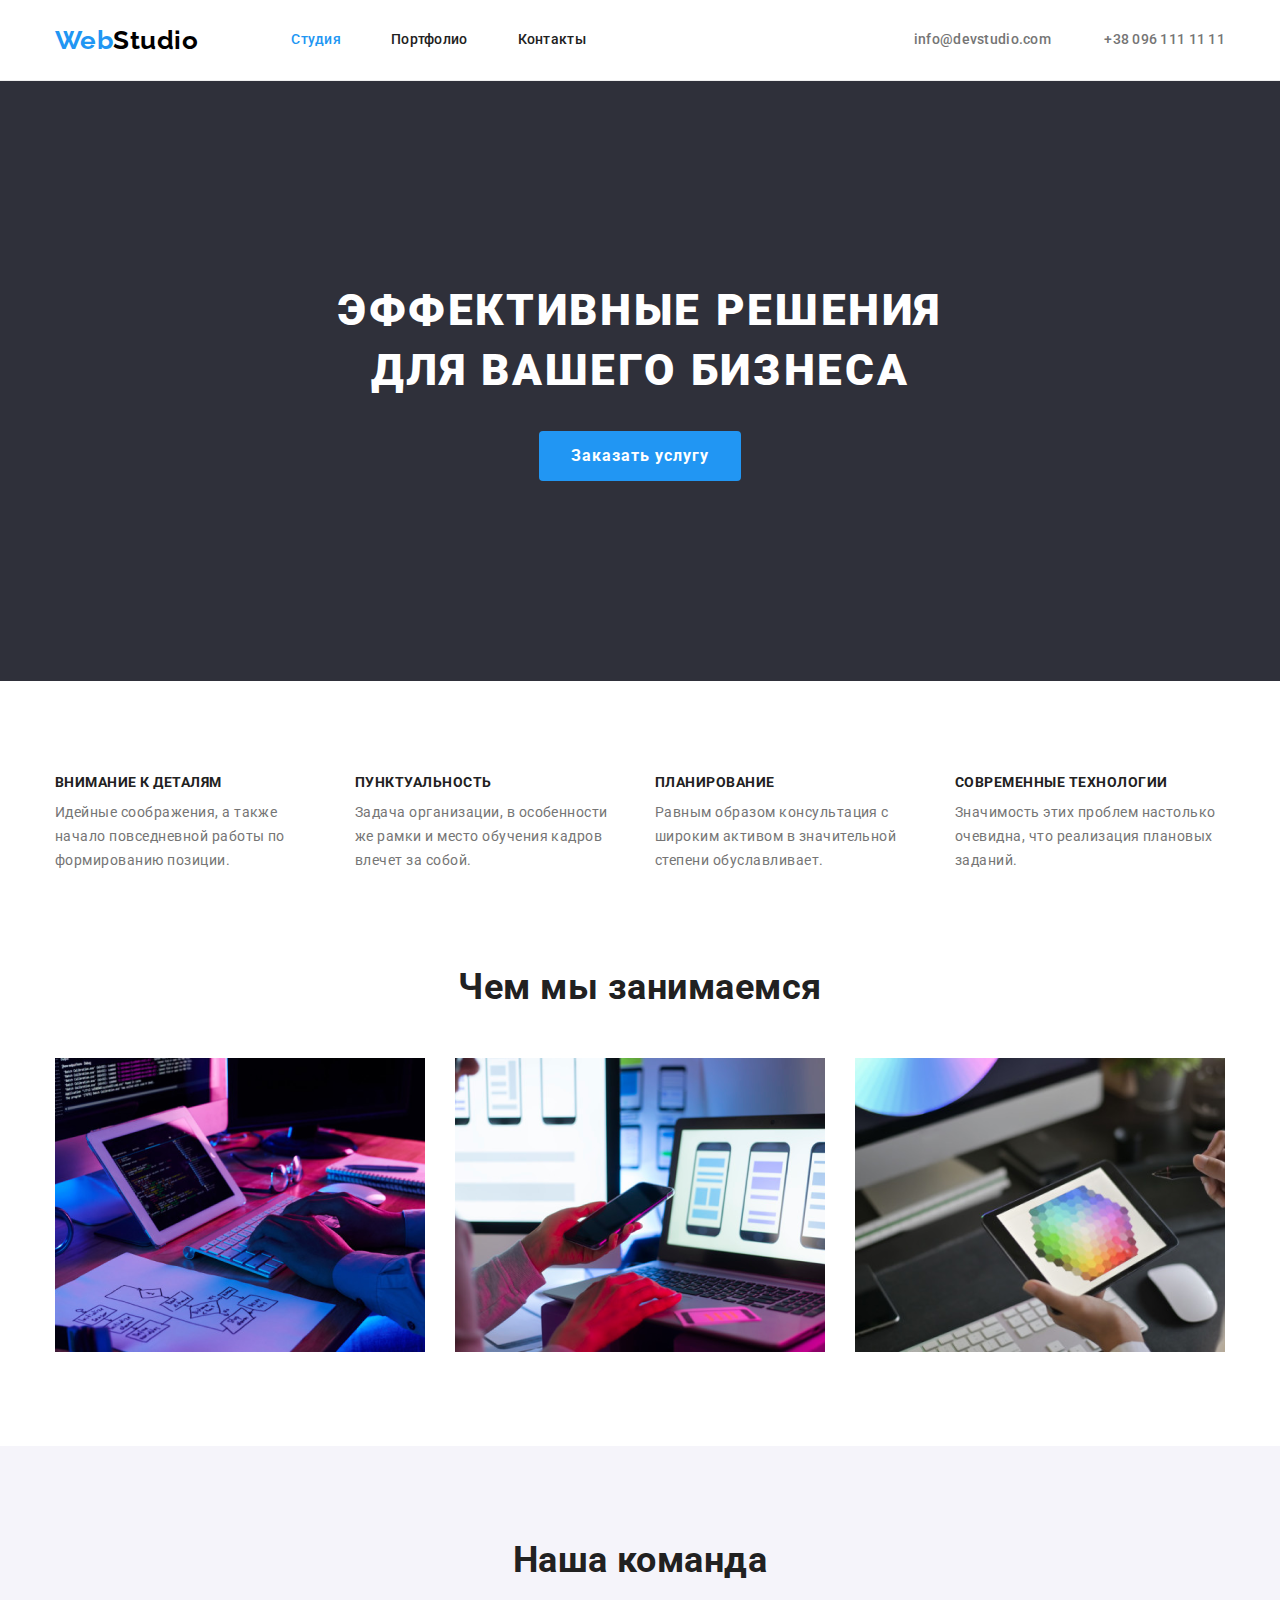
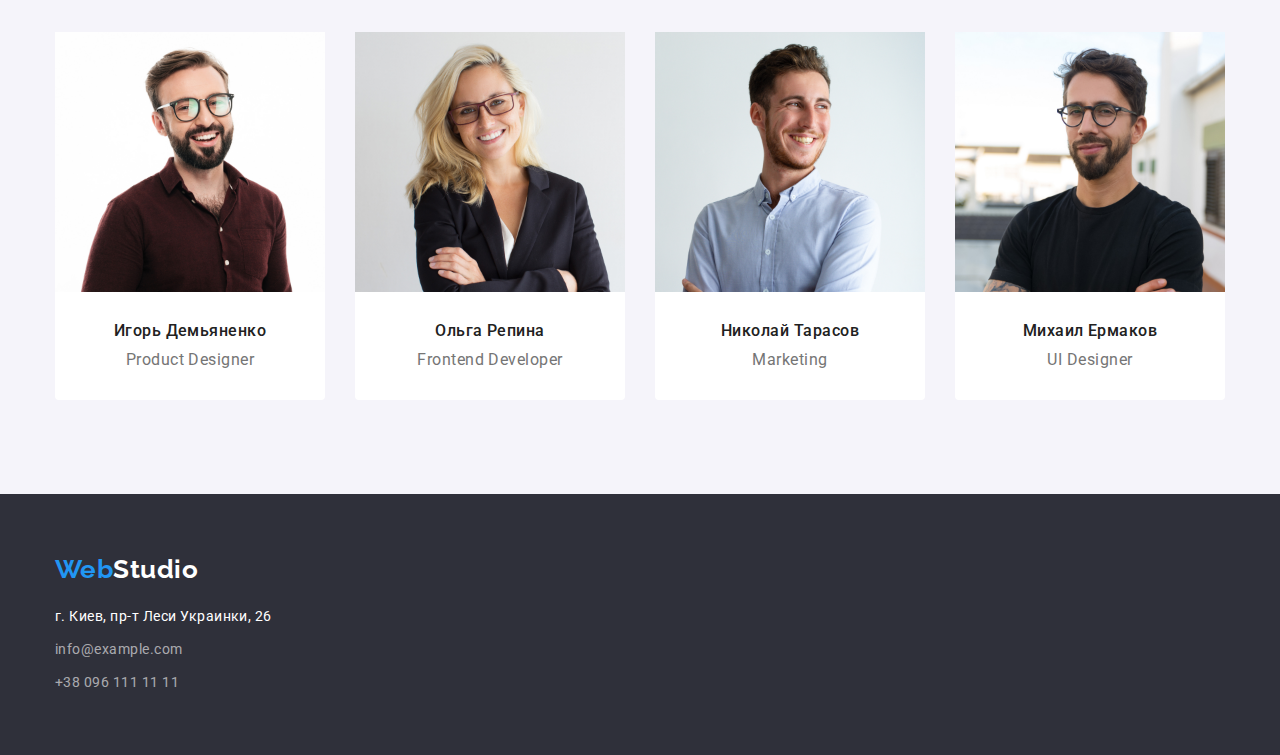
<file: index.html>
<!DOCTYPE html>
<html lang="ru">
  <head>
    <meta charset="UTF-8" />
    <meta name="viewport" content="width=device-width, initial-scale=1.0" />
    <title lang="en">Web Studio (Version 2.0)</title>
    <link rel="preconnect" href="https://fonts.gstatic.com" />
    <link
      href="https://fonts.googleapis.com/css2?family=Raleway:wght@700&family=Roboto:wght@400;500;700;900&display=swap"
      rel="stylesheet"
    />
    <link
      rel="stylesheet"
      href="https://cdnjs.cloudflare.com/ajax/libs/modern-normalize/1.0.0/modern-normalize.min.css"
    />
    <link rel="stylesheet" href="css/style.css" />
  </head>

  <body>
    <!-- ========== HEADER ========== -->
    <header class="header">
      <div class="container">
        <nav class="navigation">
          <a class="logo" href="index.html"
            ><span class="logo-segment">Web</span>Studio</a
          >
          <ul class="navigation-list">
            <li class="navigation-list-item">
              <a class="navigation-link current" href="index.html">Студия</a>
            </li>
            <li class="navigation-list-item">
              <a class="navigation-link" href="portfolio.html">Портфолио</a>
            </li>
            <li class="navigation-list-item">
              <a class="navigation-link" href="">Контакты</a>
            </li>
          </ul>
        </nav>
        <address class="header-address">
          <a class="header-address-link" href="mailto:info@devstudio.com"
            >info@devstudio.com</a
          >
          <a class="header-address-link" href="tel:+380961111111"
            >+38 096 111 11 11</a
          >
        </address>
      </div>
    </header>

    <main>
      <!-- ========== HERO ========== -->

      <section class="hero">
        <h1 class="hero-title">Эффективные решения для вашего бизнеса</h1>
        <button class="hero-button" type="button">Заказать услугу</button>
      </section>

      <!-- ========== FEAUTURES ========== -->

      <section class="features">
        <div class="container">
          <h2 class="visually-hidden">Особенности</h2>
          <ul class="features-list">
            <li class="features-list-item">
              <h3 class="features-list-title">Внимание к деталям</h3>
              <p class="features-list-text">
                Идейные соображения, а также начало повседневной работы по
                формированию позиции.
              </p>
            </li>
            <li class="features-list-item">
              <h3 class="features-list-title">Пунктуальность</h3>
              <p class="features-list-text">
                Задача организации, в особенности же рамки и место обучения
                кадров влечет за собой.
              </p>
            </li>
            <li class="features-list-item">
              <h3 class="features-list-title">Планирование</h3>
              <p class="features-list-text">
                Равным образом консультация с широким активом в значительной
                степени обуславливает.
              </p>
            </li>
            <li class="features-list-item">
              <h3 class="features-list-title">Современные технологии</h3>
              <p class="features-list-text">
                Значимость этих проблем настолько очевидна, что реализация
                плановых заданий.
              </p>
            </li>
          </ul>
        </div>
      </section>

      <!-- ========== SERVICES ========== -->

      <section class="services">
        <div class="container">
          <h3 class="services-title">Чем мы занимаемся</h3>
          <ul class="services-list">
            <li class="services-list-item">
              <img
                class="services-img"
                src="./images/img.png"
                width="370"
                height="294"
                alt="Человек печатает на клавиатуре"
              />
            </li>
            <li class="services-list-item">
              <img
                class="services-img"
                src="./images/img2.png"
                width="370"
                height="294"
                alt="Человек смотрит в телефон, сидя за ноутбуком"
              />
            </li>
            <li class="services-list-item">
              <img
                class="services-img"
                src="./images/img3.png"
                width="370"
                height="294"
                alt="Человек рисует на планшете"
              />
            </li>
          </ul>
        </div>
      </section>

      <!-- ========== TEAM ========== -->

      <section class="team">
        <div class="container">
          <h2 class="team-title">Наша команда</h2>
          <ul class="team-list">
            <li class="team-list-item">
              <img
                class="team-img"
                src="images/man.jpg"
                alt="Игорь Демьяненко"
                width="270"
                height="260"
              />
              <h3 class="team-name-title">Игорь Демьяненко</h3>
              <p class="team-profession" lang="en">Product Designer</p>
            </li>
            <li class="team-list-item">
              <img
                class="team-img"
                src="images/man1.jpg"
                alt="Ольга Репина"
                width="270"
                height="260"
              />
              <h3 class="team-name-title">Ольга Репина</h3>
              <p class="team-profession" lang="en">Frontend Developer</p>
            </li>
            <li class="team-list-item">
              <img
                class="team-img"
                src="images/man2.jpg"
                alt="Николай Тарасов"
                width="270"
                height="260"
              />
              <h3 class="team-name-title">Николай Тарасов</h3>
              <p class="team-profession" lang="en">Marketing</p>
            </li>
            <li class="team-list-item">
              <img
                class="team-img"
                src="images/man3.jpg"
                alt="Михаил Ермаков"
                width="270"
                height="260"
              />
              <h3 class="team-name-title">Михаил Ермаков</h3>
              <p class="team-profession" lang="en">UI Designer</p>
            </li>
          </ul>
        </div>
      </section>
    </main>

    <!-- ========== FOOTER ========== -->

    <footer class="footer">
      <div class="container">
        <a class="logo" href="index.html"
          ><span class="logo-segment">Web</span>Studio</a
        >
        <address class="footer-address">
          <p class="footer-address-text">г. Киев, пр-т Леси Украинки, 26</p>
          <ul>
            <li>
              <a class="footer-address-link" href="mailto:info@example.com"
                >info@example.com</a
              >
            </li>
            <li>
              <a class="footer-address-link" href="tel:+380961111111"
                >+38 096 111 11 11</a
              >
            </li>
          </ul>
        </address>
      </div>
    </footer>
  </body>
</html>
</file>
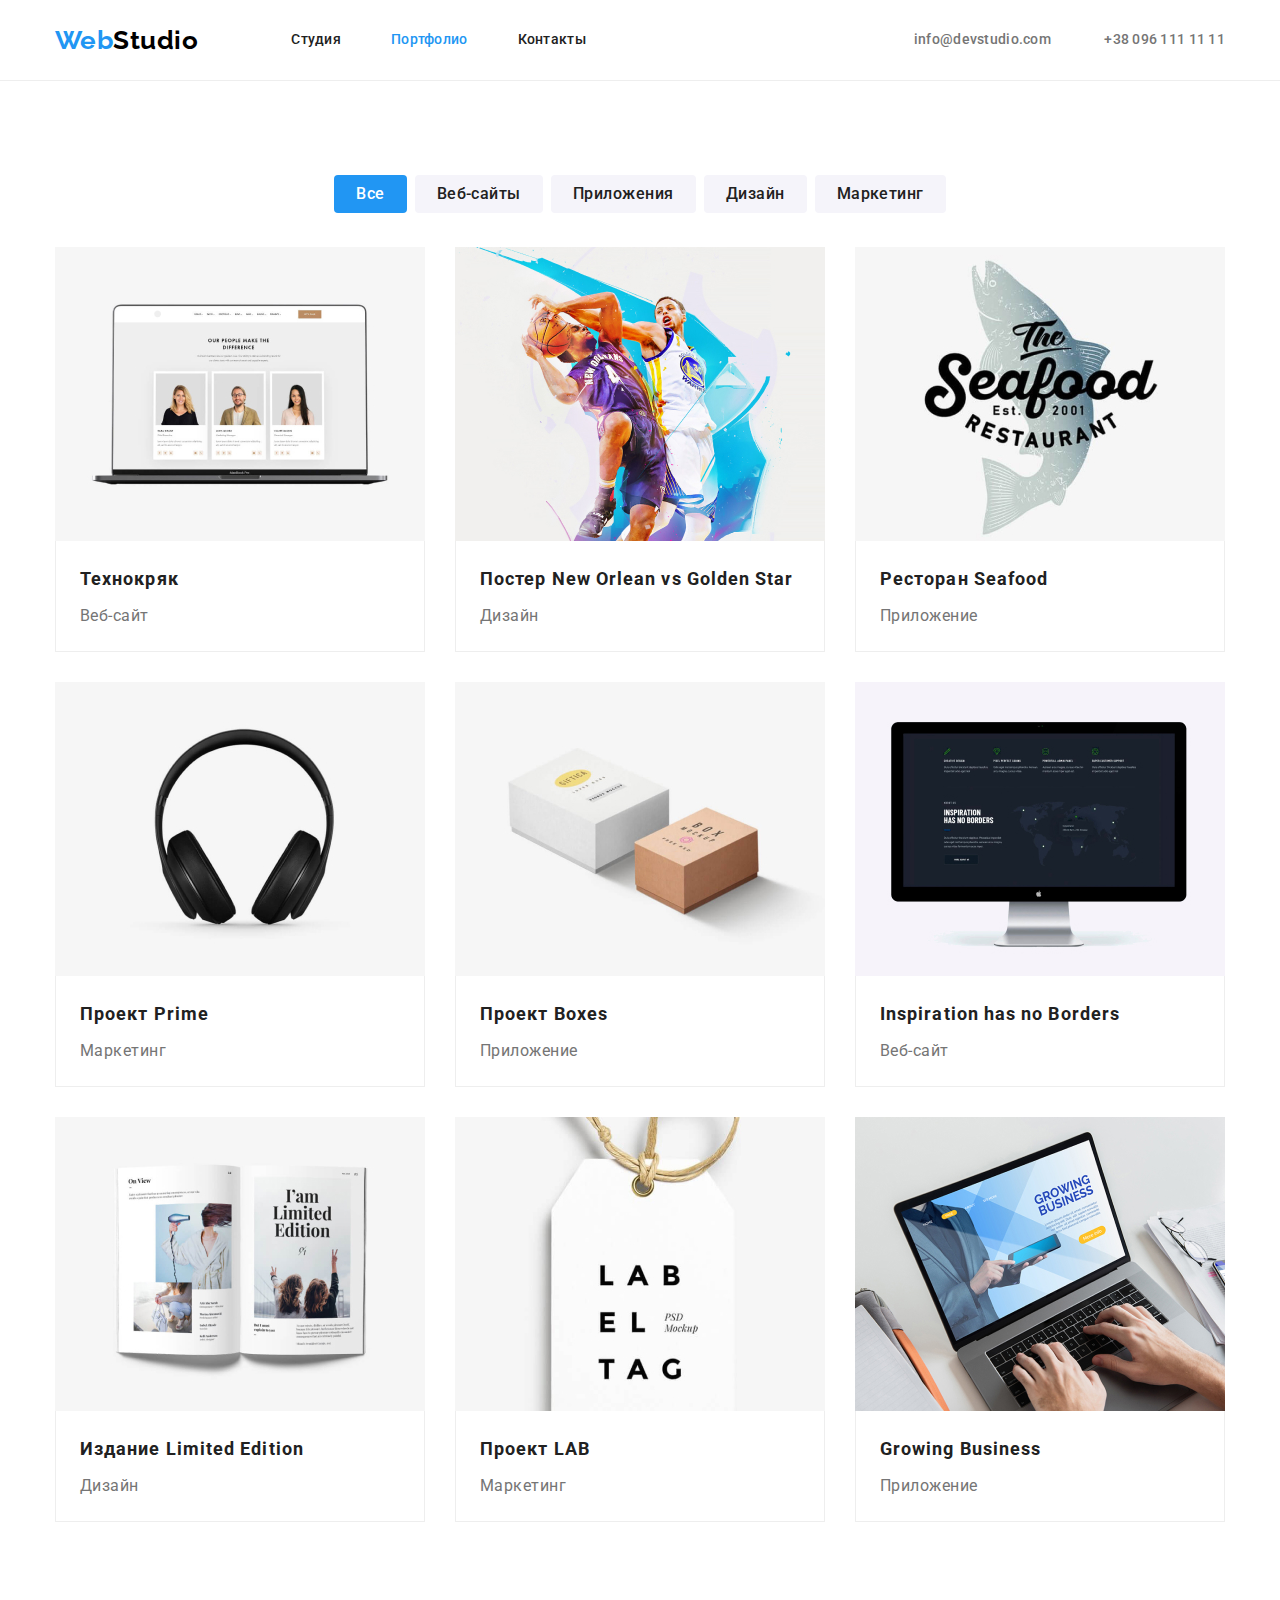
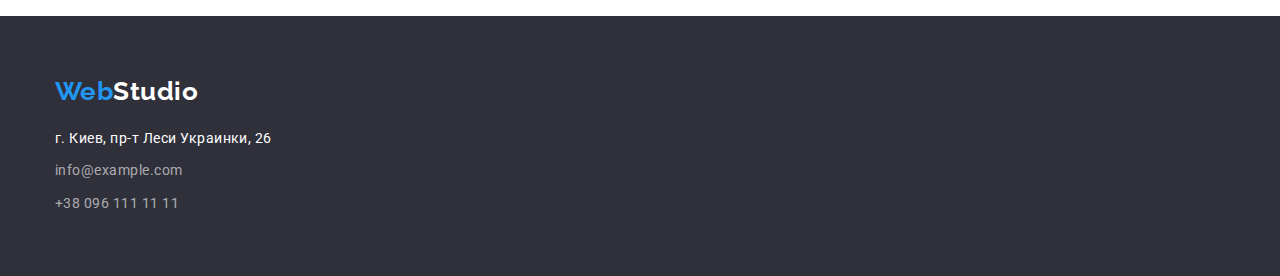
<file: portfolio.html>
<!DOCTYPE html>
<html lang="ru">
  <head>
    <meta charset="UTF-8" />
    <meta name="viewport" content="width=device-width, initial-scale=1.0" />
    <title lang="en">Web Studio (Version 2.0)</title>
    <link rel="preconnect" href="https://fonts.gstatic.com" />
    <link
      href="https://fonts.googleapis.com/css2?family=Raleway:wght@700&family=Roboto:wght@400;500;700;900&display=swap"
      rel="stylesheet"
    />
    <link
      rel="stylesheet"
      href="https://cdnjs.cloudflare.com/ajax/libs/modern-normalize/1.0.0/modern-normalize.min.css"
    />
    <link rel="stylesheet" href="css/style.css" />
  </head>

  <body>
    <!-- ========== HEADER ========== -->

    <header class="header">
      <div class="container">
        <nav class="navigation">
          <a class="logo" href="index.html"
            ><span class="logo-segment">Web</span>Studio</a
          >
          <ul class="navigation-list">
            <li class="navigation-list-item">
              <a class="navigation-link" href="index.html">Студия</a>
            </li>
            <li class="navigation-list-item">
              <a class="navigation-link current" href="portfolio.html"
                >Портфолио</a
              >
            </li>
            <li class="navigation-list-item">
              <a class="navigation-link" href="">Контакты</a>
            </li>
          </ul>
        </nav>
        <address class="header-address">
          <a class="header-address-link" href="mailto:info@devstudio.com"
            >info@devstudio.com</a
          >
          <a class="header-address-link" href="tel:+380961111111"
            >+38 096 111 11 11</a
          >
        </address>
      </div>
    </header>

    <main>
      <!-- ========== PORTFOLIO ========== -->

      <section class="portfolio">
        <h1 class="visually-hidden">Портфолио</h1>

        <!-- ========== NAVIGATION ========== -->

        <div class="container">
          <ul class="portfolio-nav-list">
            <li class="portfolio-nav-item">
              <button class="portfolio-nav-button current" type="button">
                Все
              </button>
            </li>
            <li class="portfolio-nav-item">
              <button class="portfolio-nav-button" type="button">
                Веб-сайты
              </button>
            </li>
            <li class="portfolio-nav-item">
              <button class="portfolio-nav-button" type="button">
                Приложения
              </button>
            </li>
            <li class="portfolio-nav-item">
              <button class="portfolio-nav-button" type="button">Дизайн</button>
            </li>
            <li class="portfolio-nav-item">
              <button class="portfolio-nav-button" type="button">
                Маркетинг
              </button>
            </li>
          </ul>

          <!-- ========== PORTFOLIO CARDS ========== -->

          <ul class="portfolio-cards">
            <li class="portfolio-card-item">
              <a class="portfolio-card-link" href="#">
                <img
                  class="portfolio-card-img"
                  src="images/portfolio/img.jpg"
                  alt=""
                  width="370"
                  height="294"
                />
                <div class="card-title-container">
                  <h2 class="portfolio-card-title">Технокряк</h2>
                  <p class="portfolio-card-text">Веб-сайт</p>
                </div>
              </a>
            </li>
            <li class="portfolio-card-item">
              <a class="portfolio-card-link" href="#">
                <img
                  class="portfolio-card-img"
                  src="images/portfolio/img-1.jpg"
                  alt=""
                  width="370"
                  height="294"
                />
                <div class="card-title-container">
                  <h2 class="portfolio-card-title" lang="en">
                    Постер <span lang="en">New Orlean vs Golden Star</span>
                  </h2>
                  <p class="portfolio-card-text">Дизайн</p>
                </div>
              </a>
            </li>
            <li class="portfolio-card-item">
              <a class="portfolio-card-link" href="#">
                <img
                  class="portfolio-card-img"
                  src="images/portfolio/img-2.jpg"
                  alt=""
                  width="370"
                  height="294"
                />
                <div class="card-title-container">
                  <h2 class="portfolio-card-title">
                    Ресторан <span lang="en">Seafood</span>
                  </h2>
                  <p class="portfolio-card-text">Приложение</p>
                </div>
              </a>
            </li>
            <li class="portfolio-card-item">
              <a class="portfolio-card-link" href="#">
                <img
                  class="portfolio-card-img"
                  src="images/portfolio/img-3.jpg"
                  alt=""
                  width="370"
                  height="294"
                />
                <div class="card-title-container">
                  <h2 class="portfolio-card-title">
                    Проект <span lang="en">Prime</span>
                  </h2>
                  <p class="portfolio-card-text">Маркетинг</p>
                </div>
              </a>
            </li>
            <li class="portfolio-card-item">
              <a class="portfolio-card-link" href="#">
                <img
                  class="portfolio-card-img"
                  src="images/portfolio/img-4.jpg"
                  alt=""
                  width="370"
                  height="294"
                />
                <div class="card-title-container">
                  <h2 class="portfolio-card-title">
                    Проект <span lang="en">Boxes</span>
                  </h2>
                  <p class="portfolio-card-text">Приложение</p>
                </div>
              </a>
            </li>
            <li class="portfolio-card-item">
              <a class="portfolio-card-link" href="#">
                <img
                  class="portfolio-card-img"
                  src="images/portfolio/img-5.jpg"
                  alt=""
                  width="370"
                  height="294"
                />
                <div class="card-title-container">
                  <h2 class="portfolio-card-title" lang="en">
                    Inspiration has no Borders
                  </h2>
                  <p class="portfolio-card-text">Веб-сайт</p>
                </div>
              </a>
            </li>
            <li class="portfolio-card-item">
              <a class="portfolio-card-link" href="#">
                <img
                  class="portfolio-card-img"
                  src="images/portfolio/img-6.jpg"
                  alt=""
                  width="370"
                  height="294"
                />
                <div class="card-title-container">
                  <h2 class="portfolio-card-title">
                    Издание <span lang="en">Limited Edition</span>
                  </h2>
                  <p class="portfolio-card-text">Дизайн</p>
                </div>
              </a>
            </li>
            <li class="portfolio-card-item">
              <a class="portfolio-card-link" href="#">
                <img
                  class="portfolio-card-img"
                  src="images/portfolio/img-7.jpg"
                  alt=""
                  width="370"
                  height="294"
                />
                <div class="card-title-container">
                  <h2 class="portfolio-card-title">
                    Проект <span lang="en">LAB</span>
                  </h2>
                  <p class="portfolio-card-text">Маркетинг</p>
                </div>
              </a>
            </li>
            <li class="portfolio-card-item">
              <a class="portfolio-card-link" href="#">
                <img
                  class="portfolio-card-img"
                  src="images/portfolio/img-8.jpg"
                  alt=""
                  width="370"
                  height="294"
                />
                <div class="card-title-container">
                  <h2 class="portfolio-card-title" lang="en">
                    Growing Business
                  </h2>
                  <p class="portfolio-card-text">Приложение</p>
                </div>
              </a>
            </li>
          </ul>
        </div>
      </section>
    </main>

    <!-- ========== FOOTER ========== -->

    <footer class="footer">
      <div class="container">
        <a class="logo" href="index.html"
          ><span class="logo-segment">Web</span>Studio</a
        >
        <address class="footer-address">
          <p class="footer-address-text">г. Киев, пр-т Леси Украинки, 26</p>
          <ul>
            <li>
              <a class="footer-address-link" href="mailto:info@example.com"
                >info@example.com</a
              >
            </li>
            <li>
              <a class="footer-address-link" href="tel:+380961111111"
                >+38 096 111 11 11</a
              >
            </li>
          </ul>
        </address>
      </div>
    </footer>
  </body>
</html>
</file>
<file: css/style.css>
/* * {
  outline: 1px solid red;
} */
:root {
  --title-text-color: #212121;
  --primary-text-color: #757575;
  --white-text-color: #ffffff;
  --accent-color: #2196f3;
  --hero-background-color: #2f303a;
  --footer-background-color: #2f303a;
  --primary-background-color: #ffffff;
  --secondary-background-color: #f5f4fa;
  --border-color: #eeeeee;
}
/* ========== UTILITIES========== */
.visually-hidden {
  position: absolute;
  width: 1px;
  height: 1px;
  margin: -1px;
  border: 0;
  padding: 0;
  white-space: nowrap;
  clip-path: inset(100%);
  clip: rect(0 0 0 0);
  overflow: hidden;
}
.container {
  width: 1200px;
  margin: 0 auto;
  padding: 0 15px;
}
/* ========== END UTILITIES ========== */

/* ========== BODY ========== */
body {
  font-family: 'Roboto', sans-serif;
  font-weight: 400;
  letter-spacing: 0.03em;
  background-color: var(--primary-background-color);
}
a {
  text-decoration: none;
}
ul {
  padding: 0;
  margin: 0;

  list-style: none;
}
h1,
h2,
h3,
h4,
h5,
h6,
p {
  margin: 0;
}
img {
  display: block;
}
/* ========== END BODY ========== */

/* ========== HEADER ========== */
.header {
  background-color: var(--primary-background-color);
  border-bottom: 1px solid var(--border-color);
}
.header .container {
  display: flex;
  align-items: center;
}
.navigation {
  display: flex;
  align-items: center;
}
.logo {
  font-family: 'Raleway', sans-serif;
  font-weight: 700;
  font-size: 26px;
  line-height: 1.19;
}
.header .logo {
  margin-right: 93px;
  color: #000;
}
.logo-segment,
.navigation-link.current {
  color: var(--accent-color);
}
.navigation-list {
  display: flex;
}
.navigation-list-item + .navigation-list-item,
.header-address-link + .header-address-link {
  margin-left: 50px;
}
.navigation-link,
.header-address-link {
  display: inline-block;
  padding-top: 32px;
  padding-bottom: 32px;
}
.navigation-link,
.header-address {
  margin-left: auto;

  font-weight: 500;
  font-size: 14px;
  line-height: 1.14;
  letter-spacing: 0.02em;
  color: var(--title-text-color);
}
.header-address-link {
  font-style: normal;
  color: var(--primary-text-color);
}
.navigation-link:hover,
.navigation-link:focus,
.header-address-link:hover,
.header-address-link:focus {
  color: var(--accent-color);
}
/* ========== END HEADER ========== */

/* ========== HERO ========== */
.hero {
  padding-top: 200px;
  padding-bottom: 200px;
  min-height: 600px;

  text-align: center;
  background-color: var(--hero-background-color);
}
.hero-title {
  width: 696px;
  margin-top: 0;
  margin-right: auto;
  margin-bottom: 30px;
  margin-left: auto;

  font-weight: 900;
  font-size: 44px;
  line-height: 1.36;
  letter-spacing: 0.06em;
  text-transform: uppercase;
  color: var(--white-text-color);
}
.hero-button {
  min-width: 200px;
  min-height: 50px;
  padding: 10px 32px;
  border: none;
  border-radius: 4px;
  outline: none;

  font-weight: 700;
  font-size: 16px;
  line-height: 1.87;
  letter-spacing: 0.06em;
  background-color: var(--accent-color);
  color: var(--white-text-color);
  cursor: pointer;
}
/* ========== END HERO ========== */

/* ========== FEATURES ========== */
.features {
  padding-top: 94px;
  padding-bottom: 94px;
}
/* .features-list {
  justify-content: space-between;
} */
.features-list {
  display: flex;
}
.features-list-item {
  width: 270px;
}
.features-list-item + .features-list-item {
  margin-left: 30px;
}
/* .features-list-item:not(:last-child) {
  margin-right: 30px;
} */
.features-list-title {
  margin-top: 0;
  margin-bottom: 10px;

  font-weight: 700;
  font-size: 14px;
  line-height: 1.14;
  text-transform: uppercase;
  color: var(--title-text-color);
}
.features-list-text {
  margin: 0;

  font-size: 14px;
  line-height: 1.71;
  color: var(--primary-text-color);
}
/* ========== END FEATURES ========== */

/* ========== SERVICES ========== */
.services {
  padding-bottom: 94px;
}
.services-title,
.team-title {
  margin-top: 0;
  margin-bottom: 50px;

  font-weight: 700;
  font-size: 36px;
  line-height: 1.16;
  text-align: center;
  color: var(--title-text-color);
}
.services-list {
  display: flex;
  justify-content: space-between;
}
/* ========== END SERVICES ========== */

/* ========== TEAM ========== */
.team {
  padding-top: 94px;
  padding-bottom: 94px;

  background-color: var(--secondary-background-color);
}
.team-list {
  display: flex;
  justify-content: space-between;
}
.team-list-item {
  border-bottom-left-radius: 4px;
  border-bottom-right-radius: 4px;
  background-color: var(--primary-background-color);
}
.team-name-title,
.team-profession {
  font-weight: 500;
  font-size: 16px;
  line-height: 1.18;
  text-align: center;
  color: var(--title-text-color);
}
.team-name-title {
  margin-top: 30px;
  margin-bottom: 10px;
}
.team-profession {
  margin-top: 0;
  margin-bottom: 30px;
  font-weight: 400;
  color: var(--primary-text-color);
}

/* ========== END TEAM ========== */

/* ========== FOOTER ========== */
.footer {
  background-color: var(--footer-background-color);
  padding-top: 60px;
  padding-bottom: 60px;
}
.footer .logo {
  display: inline-block;
  margin-bottom: 20px;

  color: #fff;
}
.footer-address-text,
.footer-address-link {
  font-style: normal;
  font-size: 14px;
  line-height: 1.71;
  color: var(--primary-background-color);
}
.footer-address-text {
  margin: 0;
}
.footer-address-link {
  display: inline-block;
  margin-top: 9px;

  color: rgba(255, 255, 255, 0.6);
}

/* ========== END FOOTER ========== */

/* ********** PORTFOLIO ********** */

.portfolio .container {
  padding-top: 94px;
  padding-bottom: 94px;
}
.portfolio-nav-list {
  display: flex;
  justify-content: center;
  margin-bottom: 34px;
}
.portfolio-nav-item {
  border: none;
}
.portfolio-nav-item + .portfolio-nav-item {
  margin-left: 8px;
}
.portfolio-nav-button {
  padding-top: 6px;
  padding-right: 22px;
  padding-bottom: 6px;
  padding-left: 22px;
  border: none;
  border-radius: 4px;
  outline: none;

  font-family: 'Roboto', sans-serif;
  font-style: normal;
  font-weight: 500;
  font-size: 16px;
  line-height: 1.62;
  text-align: center;
  letter-spacing: 0.03em;
  color: var(--title-text-color);
  background-color: var(--secondary-background-color);
}
.portfolio-nav-button.current,
.portfolio-nav-button:hover,
.portfolio-nav-button:focus {
  background-color: var(--accent-color);
  color: var(--white-text-color);
}
.portfolio-cards {
  display: flex;
  flex-wrap: wrap;
}
.portfolio-card-item {
  width: calc((100% - 2 * 30px) / 3);
  margin-right: 30px;
}
.portfolio-card-item:nth-child(3n) {
  margin-right: 0;
}
.portfolio-card-item:not(:nth-last-child(-n + 3)) {
  margin-bottom: 30px;
}
.portfolio-card-link {
  display: block;
}
.card-title-container {
  padding-top: 20px;
  padding-right: 24px;
  padding-bottom: 20px;
  padding-left: 24px;
  border-left: 1px solid var(--border-color);
  border-right: 1px solid var(--border-color);
  border-bottom: 1px solid var(--border-color);
}
.portfolio-card-title {
  margin-bottom: 4px;

  font-weight: 700;
  font-size: 18px;
  line-height: 2;
  letter-spacing: 0.06em;
  color: var(--title-text-color);
}
.portfolio-card-text {
  font-size: 16px;
  line-height: 1.87;
  color: var(--primary-text-color);
}
/* ********** END PORTFOLIO ********** */
</file>
